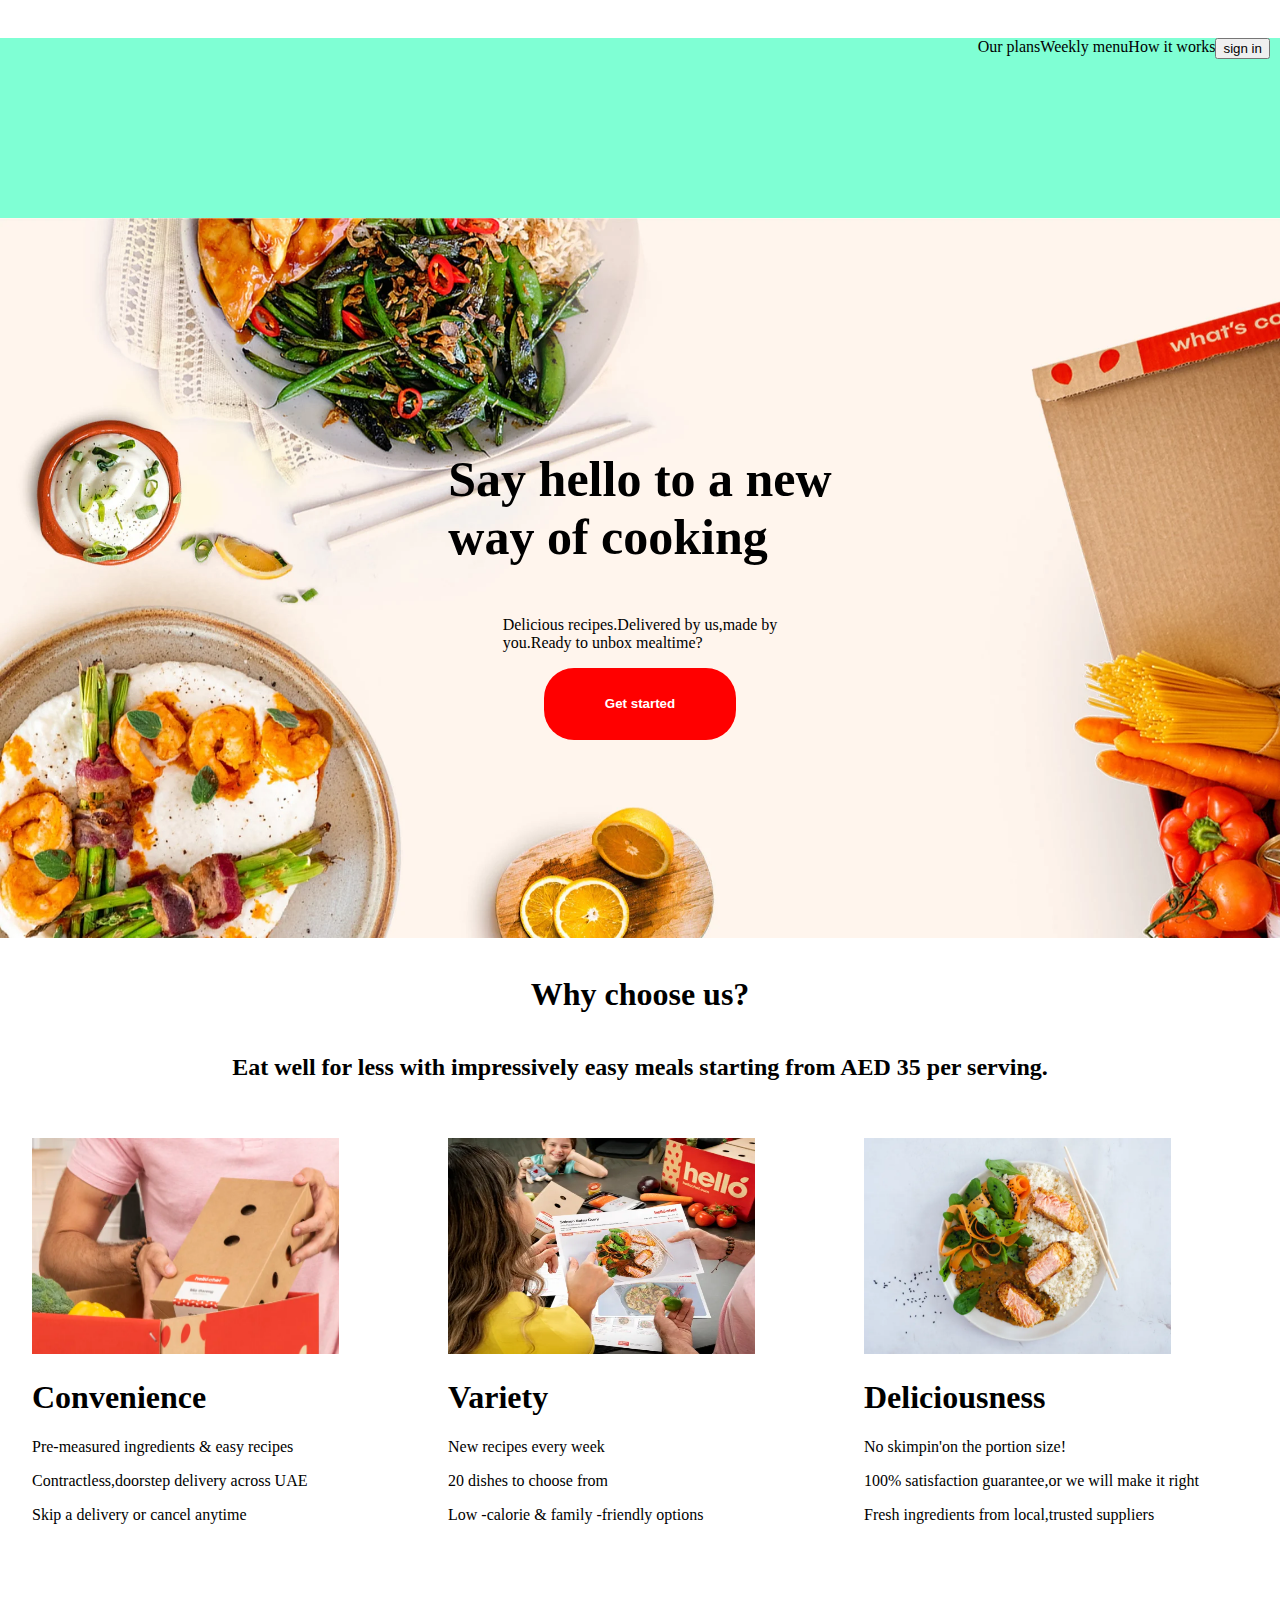
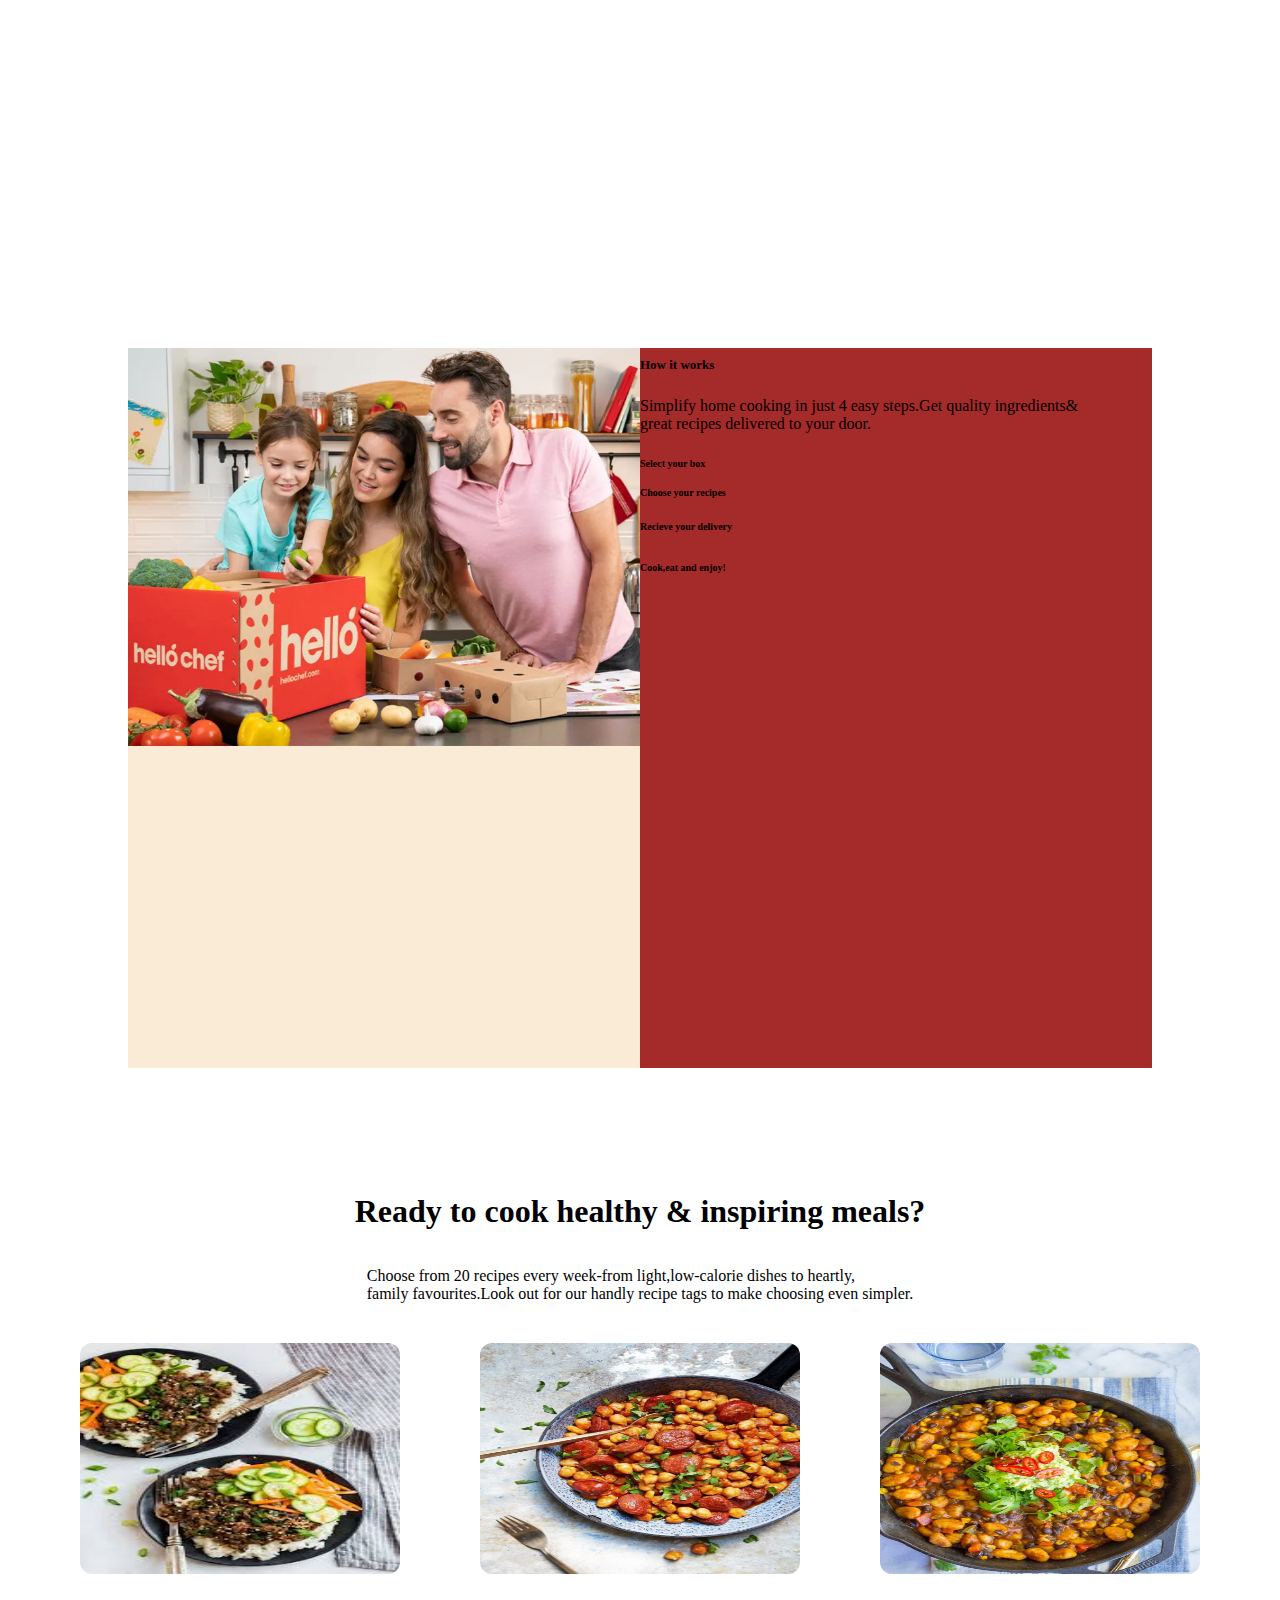
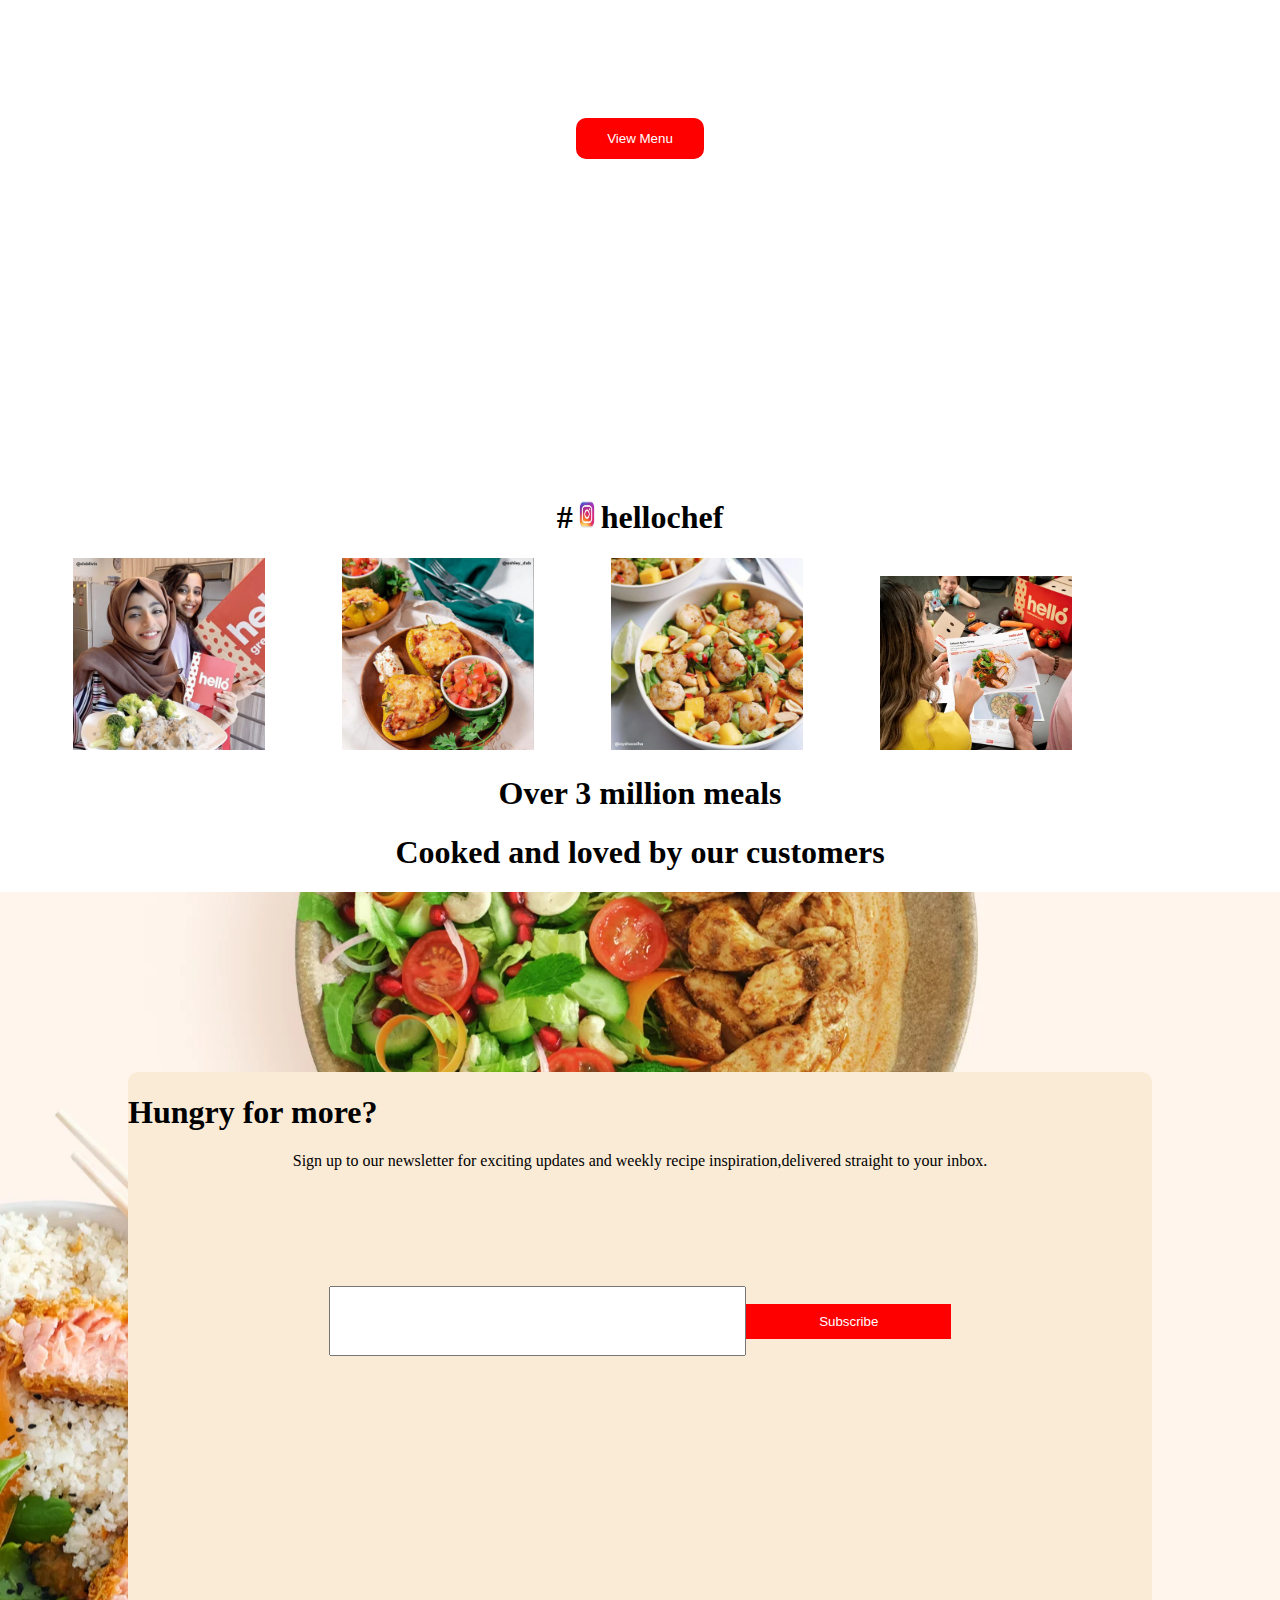
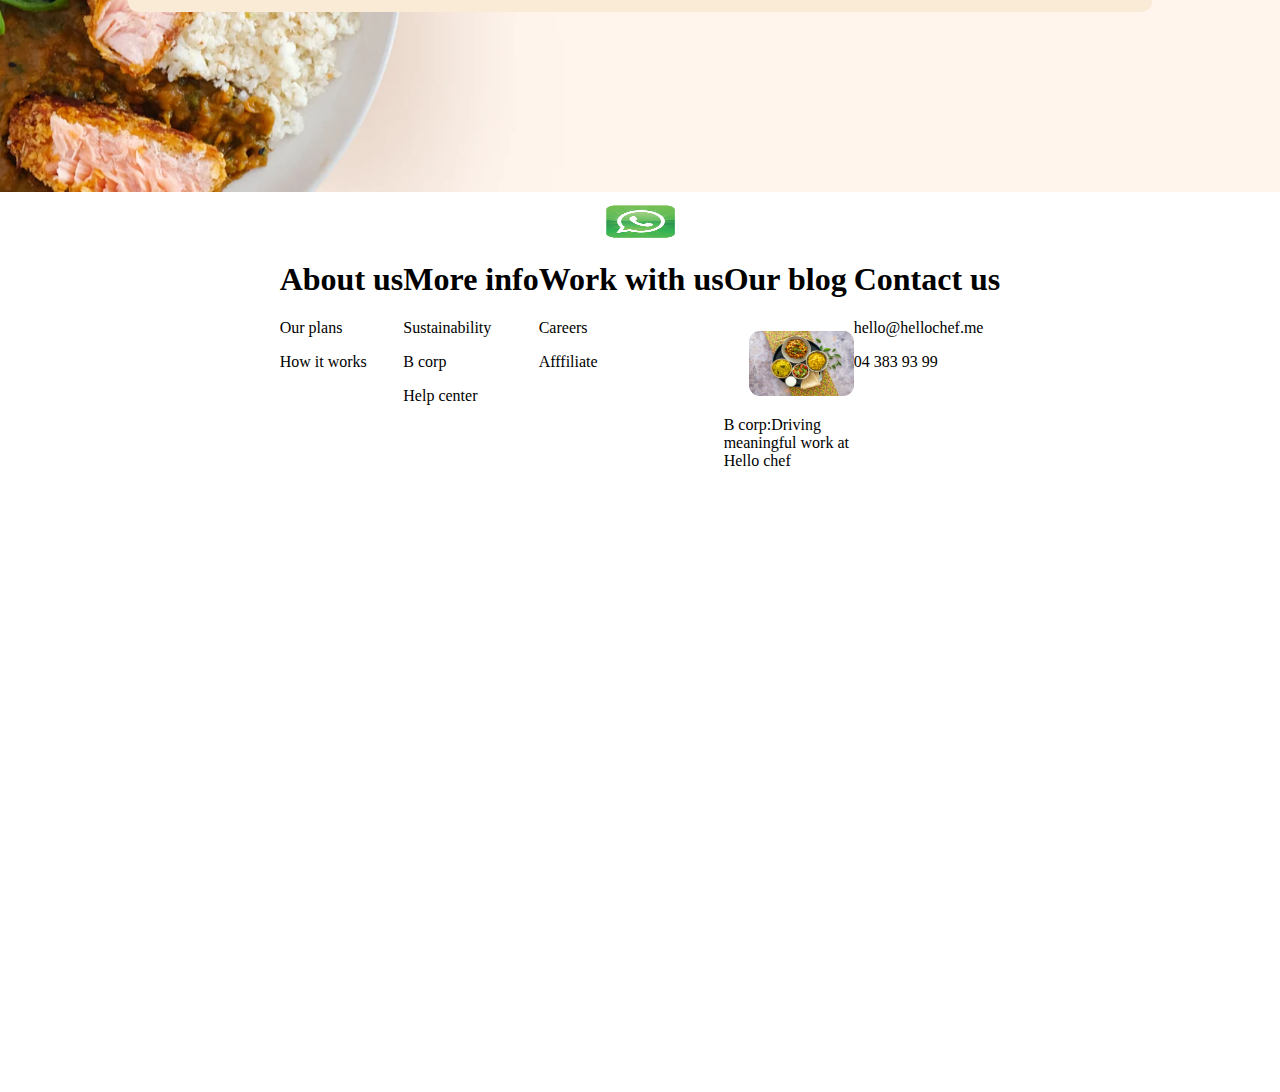
<file: index.html>
<!DOCTYPE html>
<html lang="en">
<head>
    <meta charset="UTF-8">
    <meta name="viewport" content="width=device-width, initial-scale=1.0">
    <link rel="stylesheet" href="style.css">
    <title>Document</title>
</head>
<body>
<div class="main">
    <div class="navbar">
        <ul class="list">
            <li class="list1">Our plans</li>
            <li class="list1">Weekly menu</li>
            <li class="list1">How it works</li>
            <button>sign in</button>
        </ul>
    </div>
<div class="page1">
    <h1>Say hello to a new <br>way of cooking</h1>
    <p>Delicious recipes.Delivered by us,made by <br>you.Ready to unbox mealtime?</p>
    <button>Get started</button>
</div>
</div>



<div class="container">
    <div class="words">
   <h1>Why choose us?</h1>
   <h2>Eat well for less with impressively easy meals starting from AED 35 per serving.</h2>
    </div>
   <div class="box">
<div class="box1">
    <img src="/images/box_over.webp" alt="">
    <h1>Convenience</h1>
    <p>Pre-measured ingredients & easy recipes</p>
    <p>Contractless,doorstep delivery across UAE</p>
    <P>Skip a delivery or cancel anytime</P>
</div>
<div class="box2">
    <img src="/images/variety-hi.webp " alt="">
    <h1>Variety</h1>
    <p>New recipes every week</p>
    <p>20 dishes to choose from</p>
    <p>Low -calorie & family -friendly options</p>
</div>

<div class="box3">
    <img src="/cz4bcktwzergdppvhpqq.webp" alt="">
    <h1>Deliciousness</h1>
    <p>No skimpin'on the portion size!</p>
    <p>100% satisfaction guarantee,or we will make it right</p>
    <p>Fresh ingredients from local,trusted suppliers</p>

</div>
</div>

<div class="section">
    <div class="section1">
        <img src="/images/step-3.webp " >
    </div>
    <div class="section2">
<h1>How it works</h1>
<p>Simplify home cooking in just 4 easy steps.Get quality ingredients&<br>great recipes delivered to your door.</p>
<h2>Select your box</h2>
<h3>Choose your recipes</h3>
<h4>Recieve your delivery</h4>
<h5>Cook,eat and enjoy!</h5>
    </div>
</div>
<div class="cook">
    <div class="dishes">
        <h1>Ready to cook healthy & inspiring meals?</h1>
        <p>Choose from 20 recipes every week-from light,low-calorie dishes to heartly,<br>family favourites.Look out for our handly recipe tags to make choosing even simpler. </p>

    </div>
    <div class="menu">
        <img src="/images/images.jpg" >
        <img src="/images/906425-1-eng-GB_20-minute-meals.jpg" >
        <img src="/images/30-Minute-Gnocchi-Enchilada-Skillet1-6671-500x650.jpg" >
    </div>
    <div class="button">
        <button>View Menu</button>
    </div>
</div>
<div>
    <div class="pics">
        <h1>#<img src="/images/R.jpg" >hellochef</h1>
    </div>
    <div class="images">
        <img src="/images/dxblivin-credit (1).webp" >
        <img src="/images/ashley_dxb.webp">
        <img src="/images/ayshasaiha.webp">
        <img src="/images/variety-hi.webp" >
    </div>
</div>
<div>
    <div class="over">
        <h1>Over 3 million meals</h>
    </div>
</div>
<div>
    <div class="cooked">
        <h1>Cooked and loved by our customers</h1>
    </div>
</div>
<div>
    <div class="hungry">
        <div class="sub">
            <h1>Hungry for more?</h1>
            <p>Sign up to our newsletter for exciting updates and weekly recipe inspiration,delivered straight to your inbox.</p>
            <div class="sub1">
                <input type="text">
                <button>Subscribe</button>
            </div>
        </div>
    </div>
</div>
<div class="true">
    <img src="/images/whatsapp_PNG5.png">
    <div class="final">
        <div class="ux">
            <h1>About us</h1>
            <p>Our plans</p>
            <p>How it works</p>
        </div>
        <div class="xed">
            <h1>More info</h1>
            <p>Sustainability</p>
            <p>B corp</p>
            <p>Help center</p>
        </div>
        <div class="xod">
            <h1>Work with us</h1>
            <p>Careers</p>
            <p>Afffiliate</p>
        </div>
        <div class="blog">
            <h1>Our blog</h1>
            <img src="/images/thali_feat.jpg">
            <p>B corp:Driving <br>meaningful work at <br>Hello chef</p>
        </div>
        <div class="xid">
            <h1>Contact us</h1>
            <p>hello@hellochef.me</p>
            <p>04 383 93 99</p>
        </div>
    </div>

</div>
</body>
</html>
</file>
<file: style.css>
body{
    margin: 0%;
    padding: 0%;
}

.main{
    height: 100vh;
    width: 100%;
}


.navbar{
    height: 20%;
    width: 100%;
    background-color: aquamarine;
    /*display:flex;*/
}

.list{

    list-style: none;
    display: flex;
    justify-content: flex-end;
}


.list{
    margin: 10px;
    margin-top: 38px;
}

list button{
    height: 50px;
    width: 7px;
    margin-top: 20px;
    margin-left: 10px;
    margin-right: 10px;
    border-radius: 40px;
    border: none;
    background-color: red;
    color: white;
}

.page1{
    height: 80%;
    width: 100%;
    background-image: url(/images/banner.webp);
    background-size: cover;
    display: flex;
    justify-content: center;
    align-items: center;
    flex-direction: column;
}

.page1 h1 {
    font-size: 50px;
    color:rgb(from color r g b)
}

.page1 p{
    color: rgb(from color r g b);
    font-weight: 500;
}

.page1 button{
    background-color: red;
    color: white;
    height: 10%;
    width: 15%;
    border: none;
    border-radius: 30px;
    font-weight: 800;
}

.main2{
    height: 100vh;
    width: 100%;
    background-color: black;
}
.container{
    height: 100vh;
    width: 100%;
    /* justify-content: center;
    align-items: center;
    display: flex;
    flex-direction: row; */
}
.words{
    height: 20%;
    width: 100%;
    display: flex;
    justify-content: center;
    flex-direction: column;
    align-items: center;
    margin-bottom: 20px;
}
.box{
    height: 80%;
    width: 100%;
    display: flex;
    justify-content: space-evenly;
}

.box1{
    height: 100%;
    width: 30%;

}

.box1 img{
    height: 30%;
    width: 80%;
}

.box2{
    height:100% ;
    width:30% ;
    
}
.box2 img{
    height: 30%;
    width: 80%; 
}

.box3{
    height: 100%;
    width: 30%;

}

.box3 img{
    height: 30%;
    width: 80%; 
}
.section{
    height: 100vh;
    width: 100%;
    display: flex;
    justify-content: center;
    align-items: center;
}

.section1{
    height: 80%;
    width: 40%;
    background-color: antiquewhite;
    display: flex;
    flex-direction: column;
}

.section2{
    height: 80%;
    width: 40%;
    background-color: brown;
    display: flex;
    flex-direction: column;
}
.section2 h1{
    font-size: small;
}
section2 p{
    font-size: smaller;
}
.section2 h2{
    font-size: x-small;
}
.section2 h3{
    font-size: x-small;
}
.section2 h4{
    font-size: x-small;
}
.section2 h5{
    font-size: x-small;
}

.cook{
    height: 100vh;
    width: 100%;
}

.dishes{
    height: 15%;
    width: 100%;
    display: flex;
    flex-direction: column;
    justify-content: center;
    align-items: center;
    margin-top: 20px;
}

.menu{
    height: 45%;
    width: 100%;
    display: flex;
    justify-content:  space-evenly;

}

.menu img{
    height: 57%;
    width: 25%;
    margin-top: 30px;
    border-radius: 12px;
}

.button{
    height: 5%;
    width: 100%;
    display: flex;
    justify-content: center;
}

.button button{
    border-radius: 10px;
    background-color: red;
    border: none;
    color: white;
    height: 90%;
    width: 10%;
}

.pics{
    display: flex;
    justify-content: center;
    background-color: rgba(red, green, blue, alpha);

}
.pics img{
    height: 28px;
    width: 28px;
}

.images img{
    height: 17%;
    width: 15%;
    margin-left: 73px;
    justify-content: center;
}

.over h1{
    align-items: center;
    justify-content: center;
    display: flex;
}

.cooked h1{
    align-items: center;
    justify-content: center;
    display: flex;
}

.hungry{
    height: 100vh;
    width: 100%;
    background-image:url(/images/subscribe.webp) ;
    background-size: cover;
    display: flex;
    justify-content: center;
    align-items: center;
}

.sub{
    height: 60%;
    width: 80%;
    background-color: antiquewhite;
    border-radius: 10px;
}

.sub1{
    height: 50%;
    width: 100%;
    /* background-color: white; */
    /* border-radius: 12px; */
    display: flex;
    justify-content: center;
    align-items: center;
    /* flex-direction: column; */
}

/* .sub1{
    height: 10%;
    width: 100%;
    align-items: center;
    justify-content: center;
    display: flex;
    margin-top: 45px;
} */
.sub p{
    justify-content: center;
    align-items: center;
    display: flex;
}

.sub1 input{
    height: 24%;
    width: 40%
}
.sub1 button{
    height: 10%;
    width: 20%;
    background-color: red;
    border: none;
    color: white;
    height: 35px;
}
.true{
    height: 100vh;
    width: 100%;
    display: flex;
    align-items: center;
    flex-direction: column;
}

.true img{
    height: 35px;
    width: 105px;
    border-radius: 12px;
    margin-top: 12px;
}

.blog img{
    height: 65px;
    border-radius: 11px;
    margin-left: 25px;
}

.final{
    display: flex;
    justify-content: space-evenly;
}
</file>
